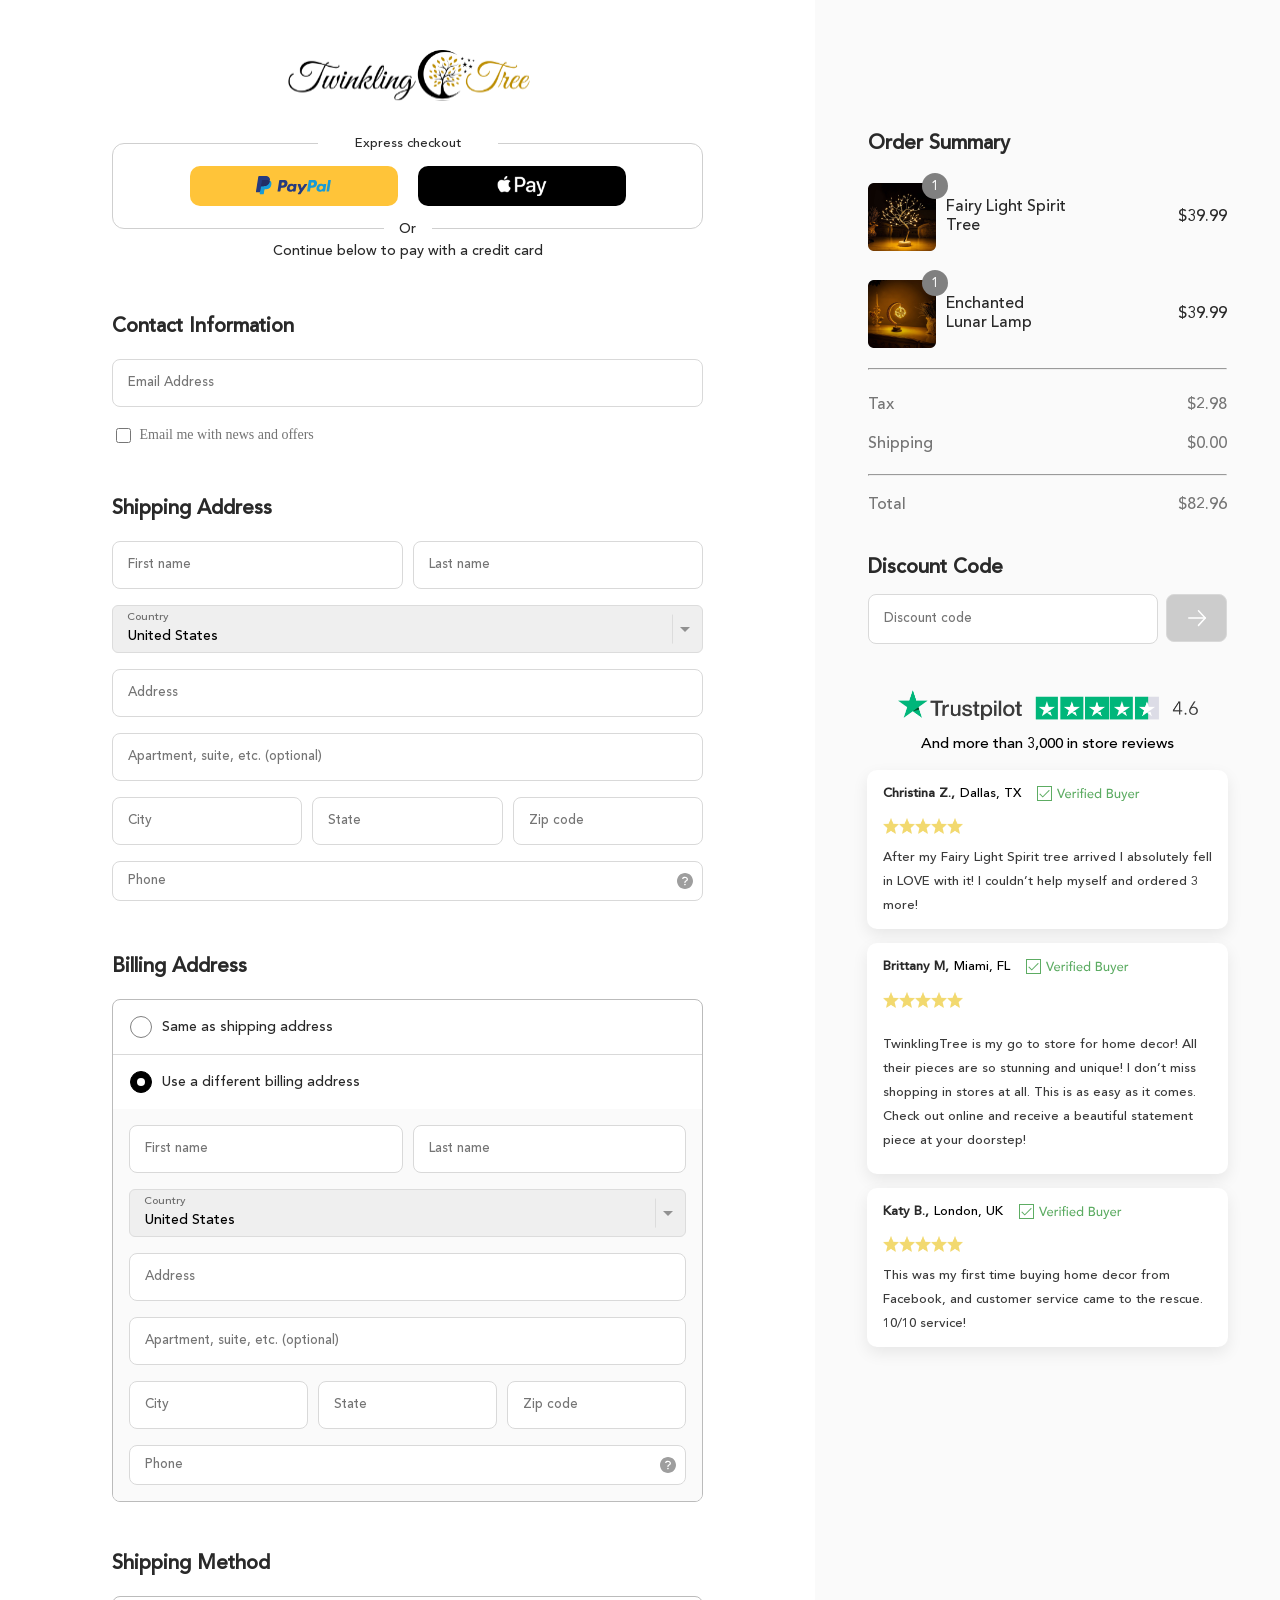
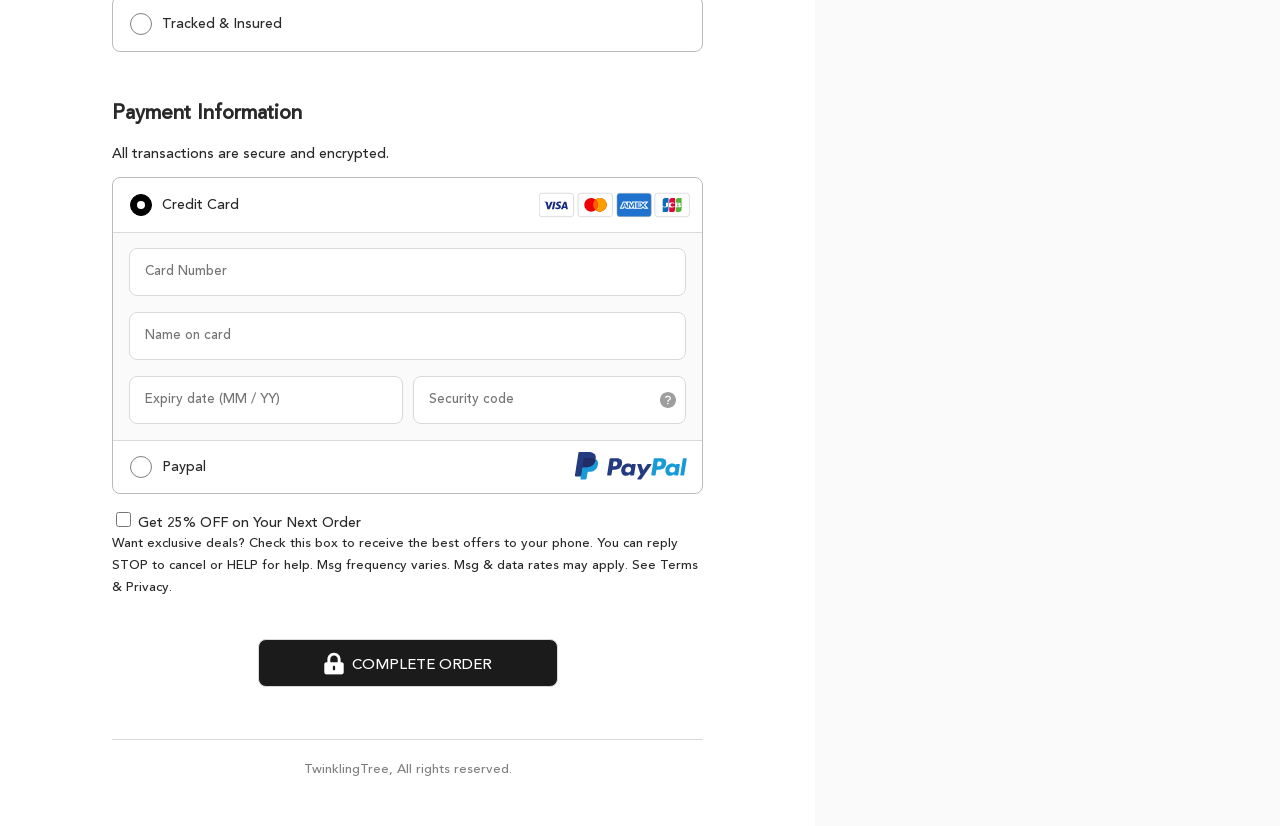
<file: index.html>
<html>
    <head>
        <title>Checkout</title>
        <link rel="stylesheet" href="style.css">
        <link href="https://fonts.cdnfonts.com" rel="stylesheet">
        <script type="text/javascript" src="main.js"></script>
        <meta name="viewport" content="width=device-width, initial-scale=1.0">
    </head>
        <body>
        <form id="checkoutForm">
        <div class="container">
            <div class="main-container">
                <div class="logo"><img class="logo-img" src="images/logo.svg"></div>

                <div class="exp">
                    <div class="exp-title"><span>Express checkout</span></div>
                    <div class="exp-checkout">
                        <button class="btn paypal"><img src="images/paypal-logo.svg"></button>
                        <button class="btn apple"><img src="images/applepay-logo.svg"></button>
                    </div>
                    <div class="divider"><span>Or</span></div>
                </div>

                <p class="continue">Continue below to pay with a credit card</p>
                <div class="section">
                    <p class="section-title">Contact Information</p>
                    <div class="field">
                        <input type="email" id="email" placeholder="Email Address">
                        <div class="error-text"></div>
                    </div>
                    <div class="subscribe">
                        <input type="checkbox" id="subscribe" name="subscribe" value="news&offers">
                        <label class="offers">Email me with news and offers</label>
                    </div>
                </div>

                <div class="section" style="margin-bottom: 54px;">
                    <p class="section-title">Shipping Address</p>

                    <div class="row">
                        <div class="field">
                            <input type="text" id="fname" placeholder="First name">
                            <div class="error-text"></div>
                        </div>
                        <div class="field">
                            <input type="text" id="lname" placeholder="Last name">
                            <div class="error-text"></div>
                        </div>
                    </div>

                    <div class="select-field">
                        <select required>
                          <option>United States</option>
                          <option>Philippines</option>
                        </select>
                        <label>Country</label>
                      </div>

                    <div class="field">
                        <input type="text" id="address" placeholder="Address" name="address">
                        <div class="error-text"></div>
                    </div>

                    <div class="field">
                        <input type="text" id="address1" placeholder="Apartment, suite, etc. (optional)" name="address1">
                        <div class="error-text"></div>
                    </div>

                    <div class="row">
                        <div class="field">
                            <div><input type="text" id="city" placeholder="City" name="city"></div>
                            <div class="error-text"></div>
                        </div>
                        <div class="field">
                            <div><input type="text" id="state" placeholder="State" name="state"></div>
                            <div class="error-text"></div>
                        </div>
                        <div class="field">
                            <div><input type="text" id="zip" placeholder="Zip code" name="zip"></div>
                            <div class="error-text"></div>
                        </div>
                    </div>
                    <div class="field-container">
                        <div>
                            <input type="text" id="phone" placeholder="Phone" name="phone"> 
                            <img src="images/question.svg">
                        </div>
                        <div class="error-text"></div>
                    </div>
                </div>

                <div class="section">
                    <p class="section-title">Billing Address</p>

                    <div class="billing">
                        <label class="radio-option border-bottom">
                            <input type="radio" name="billing" value="same">
                            <span class="custom-radio"></span>
                            <span class="radio-text">Same as shipping address</span>
                        </label>
                            
                        <label class="radio-option">
                            <input type="radio" name="billing" value="different" checked="checked">
                            <span class="custom-radio"></span>
                            <span class="radio-text">Use a different billing address</span>
                        </label>

                        <div id="diffFields" class="billing-fields">
                            <div class="row">
                                <div class="field">
                                    <input type="text" id="fname" placeholder="First name" name="fname">
                                    <div class="error-text"></div>
                                </div>
                                <div class="field">
                                    <input type="text" id="lname" placeholder="Last name" name="lname">
                                    <div class="error-text"></div>
                                </div>
                            </div>

                            <div class="select-field">
                                <select required>
                                  <option>United States</option>
                                  <option>Philippines</option>
                                </select>
                                <label>Country</label>
                            </div>

                            <div class="field">
                                <input type="text" id="address" placeholder="Address" name="address">
                                <div class="error-text"></div>
                            </div>
                            <div class="field">
                                <input type="text" id="address1" placeholder="Apartment, suite, etc. (optional)" name="address1">
                                <div class="error-text"></div>
                            </div>

                            <div class="row">
                                <div class="field">
                                    <input type="text" id="city" placeholder="City" name="city">
                                    <div class="error-text"></div>
                                </div>
                                <div class="field">
                                    <input type="text" id="state" placeholder="State" name="state">   
                                    <div class="error-text"></div>
                                </div>
                                <div class="field">
                                    <input type="text" id="zip" placeholder="Zip code" name="zip"> 
                                    <div class="error-text"></div>
                                </div>
                            </div>

                                <div class="field-container">
                                    <div>
                                        <input type="text" id="phone" placeholder="Phone" name="phone"> 
                                        <img src="images/question.svg">
                                    </div>
                                <div class="error-text"></div>
                            </div>

                        </div>
                    </div>
                </div>

                <div class="section section-shipping">
                    <p class="section-title">Shipping Method</p>
                    
                    <div class="shipping">
                        <label class="radio-option">
                            <input type="radio" name="shippingmethod" value="track">
                            <span class="custom-radio"></span>
                            <span class="radio-text">Tracked & Insured</span>
                        </label>
                    </div>
                </div>
            </div>

            <div class="payment-container">
                <div class="section section-payment">
                    <p class="section-title" style="margin-top: 0px;">Payment Information</p>
                    <p class="text-md">All transactions are secure and encrypted.</p>

                    <div class="payment">
                        <div class="option-payment">
                            <label class="radio-option">
                                <input type="radio" name="payment" value="credit" checked="checked">
                                <span class="custom-radio"></span>
                                <span class="radio-text">Credit Card</span>
                            </label>
                            <img src="images/cc.svg">
                        </div>

                        <div id="creditFields" class="credit-fields">
                            <div class="field">
                                <input type="text" id="creditNum" placeholder="Card Number" name="creditNum">
                                <div class="error-text"></div>
                            </div>
                            <div class="field">
                                <input type="text" id="creditName" placeholder="Name on card" name="creditName">
                                <div class="error-text"></div>
                            </div>

                            <div class="row">
                                <div class="field">
                                    <input type="text" id="creditExp" placeholder="Expiry date (MM / YY)" name="creditExp">
                                    <div class="error-text"></div>
                                </div>

                                <div class="field-container" style="margin-bottom: 0px;">
                                    <div>
                                        <input type="text" id="creditSec" placeholder="Security code" name="creditSec">
                                        <img src="images/question.svg">
                                    </div>
                                    <div class="error-text"></div>
                                </div>
                            </div>
                        </div>

                        <div class="option-paypal">
                            <label class="radio-option">
                                <input type="radio" name="payment" value="credit">
                                <span class="custom-radio"></span>
                                <span class="radio-text">Paypal</span>
                            </label>
                            <img src="images/paypal-logo.svg">
                        </div>

                        <div class="option-paypal-mob">
                            <label class="radio-option" style="padding-top: 17px; padding-bottom: 18px;">
                                <input type="radio" name="payment" value="paypal">
                                <span class="custom-radio"></span>
                                <img src="images/paypal-logo.svg" style="height: 24px;">
                            </label>
                        </div>
                    </div>

                    <div class="percentage-section">
                        <input type="checkbox" id="percentage" name="percentage" value="percentage">
                        <span class="custom-checkbox"></span>
                        <label class="text-md">Get 25% OFF on Your Next Order</label>
                    </div>
    
                    <span class="text-sm percentage-desc"> Want exclusive deals? Check this box to receive the best offers to your phone. You can reply STOP to cancel or HELP for help. Msg frequency varies. Msg & data rates may apply. See Terms & Privacy.</span>
                    
                    <div class="submit-section">
                        <button type="submit" class="complete">
                            <div style="display: flex; align-items: center; gap: 8px; justify-content: center;">
                                <img src="images/locked.svg">
                                <span class="completeText">COMPLETE ORDER</span>
                            </div>                        
                        </button>
                    </div>
                </div>
            </div>

            <div class="footer">
                <p>TwinklingTree, All rights reserved.</p>
            </div>                


            <div class="side-summary">
                <div class="order-toggle">
                    <span style="display: flex; align-items: center;"><img src="images/cart.svg"><span style="font-size: 14px; padding-left: 8px; color: #0A609B">Order Summary</span><span class="toggle-icon" style="padding-left: 10px;"><img src="images/arrow.svg"></span></span>
                    <span style="font-size: 16px; color: #323232;"><span style="padding-right: 13px; color: #9E9E9E; text-decoration: line-through;">$159.98</span>$82.96</span>
                </div>

                <div class="order-content">
                    <div class="section" style="margin-bottom: 0px;">
                        <div class="order-summary">
                            <p class="section-title-order order-title">Order Summary</p>
                            
                            <div>
                                <div class="item">
                                    <div class="item-info">
                                        <img class="item-img" src="images/item1.png">
                                        <span class="item-qty">1</span>
                                    </div>
                                    <div class="item-name"><p style="width: 120px;">Fairy Light Spirit Tree</p></div>
                                    <div class="item-price"><span>$79.99</span>$39.99</div>
                                </div>
                                <div class="item-last">
                                    <div class="item-info">
                                        <img class="item-img" src="images/item2.png">
                                        <span class="item-qty">1</span>
                                    </div>
                                    <div class="item-name"><p style="width: 122px;">Enchanted Lunar Lamp</p></div>
                                    <div class="item-price"><span>$79.99</span>$39.99</div>
                                </div>
                            </div>

                            <hr/>

                            <div class="tax-info">
                                <p>Tax</p>
                                <p>$2.98</p>
                            </div>

                            <div class="shipping-info">
                                <p>Shipping</p>
                                <p>$0.00</p>
                            </div>

                            <hr/>

                            <div class="total-info">
                                <p>Total</p>
                                <p class="item-price"><span>$159.98</span>$82.96</p>
                            </div>
                        </div>
                        <hr class="order-hr"/>
                    </div>
                </div>
             </div>

            <div class="side-discount">
                <div class="section-discount">
                    <div class="discount">
                        <p class="section-title-disc" style="margin-top: 0px;">Discount Code</p>
                        <div class="discount-info">
                            <input type="text" id="disc" placeholder="Discount code" name="disc">
                            <button class="btn-disc">
                                <svg width="24" height="27" viewBox="0 0 24 27" fill="none" xmlns="http://www.w3.org/2000/svg">
                                <path d="M3.75 13.0435H20.25" stroke="white" stroke-width="1.5" stroke-linecap="round" stroke-linejoin="round"/>
                                <path d="M13.5 5.70654L20.25 13.0435L13.5 20.3805" stroke="white" stroke-width="1.5" stroke-linecap="round" stroke-linejoin="round"/>
                                </svg>
                            </button>
                        </div>
                    </div>
                </div>
            </div>

            <div class="side-reviews">
                <div class="section-reviews">
                    <div class="reviews">
                        <h3 class="section-title-trust text-xl text-center" style="margin: 0px; padding-block: 21px;">What Happy Customers are Saying</h3>
                        <div class="trust-header">
                        <div class="trust-row">
                            <img class="trust-img" src="images/trustpilot.png">
                        </div>
                    
                        <p class="store-reviews">And more than 3,000 in store reviews</p>
                    
                        </div>
                    
                    
                        <div class="review-card">
                        <div class="review-head">
                            <b>Christina Z.,</b>
                            <span class="location">Dallas, TX</span>
                            <span class="verified"><img src="images/verified.svg"></span>
                        </div>
                    
                        <div class="stars"><img src="images/stars.svg"></div>
                    
                        <p class="review-desc">
                            After my Fairy Light Spirit tree arrived I absolutely fell in LOVE with it!
                            I couldn’t help myself and ordered 3 more!
                        </p>
                        </div>
                    
                    
                        <div class="review-card">
                        <div class="review-head" style="margin-bottom: 17px;">
                            <b>Brittany M,</b>
                            <span class="location">Miami, FL</span>
                            <span class="verified"><img src="images/verified.svg"></span>
                        </div>
                    
                        <div class="stars"><img src="images/stars.svg"></div>
                    
                        <p class="review-desc-2nd">
                            TwinklingTree is my go to store for home decor! All their pieces are so
                            stunning and unique! I don’t miss shopping in stores at all. This is as
                            easy as it comes. Check out online and receive a beautiful statement
                            piece at your doorstep!
                        </p>
                        </div>
                    
                    
                        <div class="review-card">
                        <div class="review-head">
                            <b>Katy B.,</b>
                            <span class="location">London, UK</span>
                            <span class="verified"><img src="images/verified.svg"></span>
                        </div>
                    
                        <div class="stars"><img src="images/stars.svg"></div>
                    
                        <p class="review-desc">
                            This was my first time buying home decor from Facebook, and customer
                            service came to the rescue. 10/10 service!
                        </p>
                        </div>
                    </div>
                </div>
            </div>  
        </div>
        </form>
    </body>
</html>
</file>
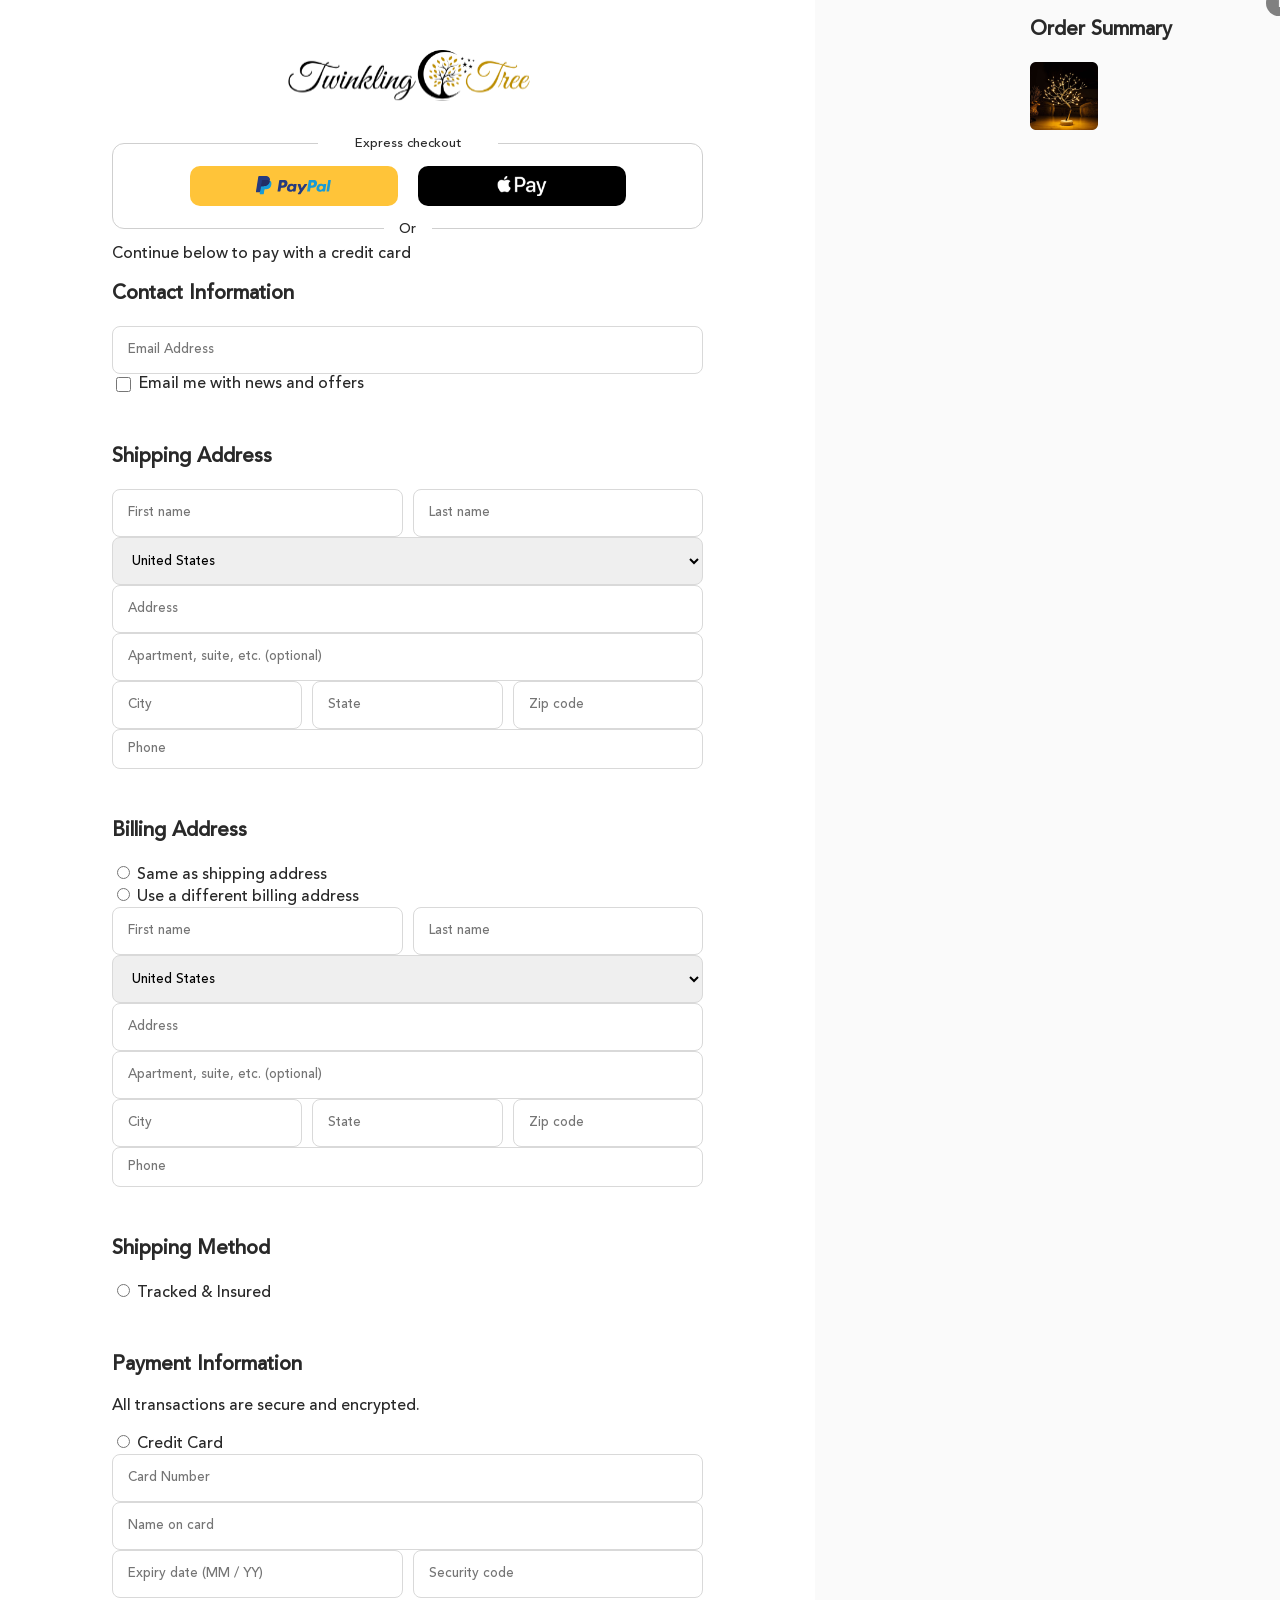
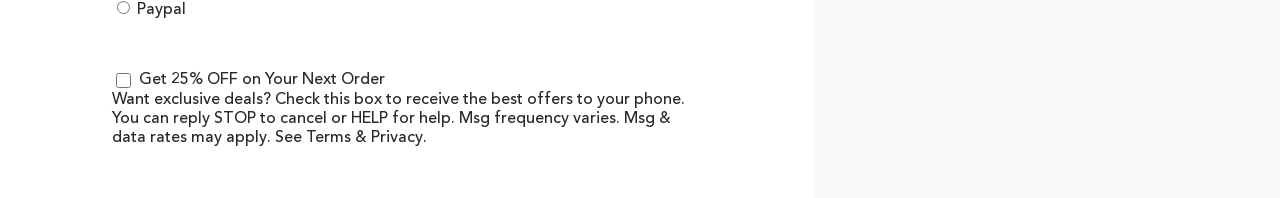
<file: checkout.html>
<html>
    <head>
        <title>Checkout</title>
        <link rel="stylesheet" href="style.css">
        <link href="https://fonts.cdnfonts.com" rel="stylesheet">
    </head>

    <body>
        <div class="container">
            <div class="main-container">
                <div class="logo"><img src="images/logo.svg"></div>

                <div class="exp">
                    <div class="exp-title"><span>Express checkout</span></div>
                    <div class="exp-checkout">
                        <button class="btn paypal"><img src="images/paypal-logo.svg"></button>
                        <button class="btn apple"><img src="images/applepay-logo.svg"></button>
                    </div>
                    <div class="divider"><span>Or</span></div>
                </div>

                <p>Continue below to pay with a credit card</p>
                <div class="section">
                    <p class="section-title">Contact Information</p>
                    <input type="email" id="email" placeholder="Email Address" name="email">
                    <div class="checkbox">
                        <input type="checkbox" id="subscribe" name="subscribe" value="news&offers">
                        <label>Email me with news and offers</label>
                    </div>
                </div>

                <div class="section">
                    <p class="section-title">Shipping Address</p>

                    <div class="row">
                        <div><input type="text" id="fname" placeholder="First name" name="fname"></div>
                        <div><input type="text" id="lname" placeholder="Last name" name="lname"></div>
                    </div>

                    <select id="country" name="country" class="country-select">
                        <option value="us">United States</option>
                        <option value="ca">Canada</option>
                        <option value="fr">France</option>
                    </select>

                    <input type="text" id="address" placeholder="Address" name="address">
                    <input type="text" id="address1" placeholder="Apartment, suite, etc. (optional)" name="address1">

                    <div class="row">
                        <div><input type="text" id="city" placeholder="City" name="city"></div>
                        <div><input type="text" id="state" placeholder="State" name="state"></div>
                        <div><input type="text" id="zip" placeholder="Zip code" name="zip"></div>
                    </div>

                    <input type="text" id="phone" placeholder="Phone" name="phone">
                </div>

                <div class="section">
                    <p class="section-title">Billing Address</p>

                    <div class="radio">
                        <input type="radio" id="sbilling"> Same as shipping address
                    </div>
                    <div class="radio">
                        <input type="radio" id="dbilling"> Use a different billing address
                    </div>

                    <div class="row">
                        <div><input type="text" id="fname" placeholder="First name" name="fname"></div>
                        <div><input type="text" id="lname" placeholder="Last name" name="lname"></div>
                    </div>

                    <select id="country" name="country" class="country-select">
                        <option value="us">United States</option>
                        <option value="ca">Canada</option>
                        <option value="fr">France</option>
                    </select>

                    <input type="text" id="address" placeholder="Address" name="address">
                    <input type="text" id="address1" placeholder="Apartment, suite, etc. (optional)" name="address1">

                    <div class="row">
                        <div><input type="text" id="city" placeholder="City" name="city"></div>
                        <div><input type="text" id="state" placeholder="State" name="state"></div>
                        <div><input type="text" id="zip" placeholder="Zip code" name="zip"></div>
                    </div>

                    <input type="text" id="phone" placeholder="Phone" name="phone">
                </div>

                <div class="section">
                    <p class="section-title">Shipping Method</p>
                    <div class="radio">
                        <input type="radio" id="shippingmethod"> Tracked & Insured
                    </div>
                </div>


                <div class="section">
                    <p class="section-title">Payment Information</p>
                    <p class="section-sub-title">All transactions are secure and encrypted.</p>

                    <div class="radio">
                        <input type="radio" id="dbilling"> Credit Card
                    </div>

                    <input type="text" id="creditNum" placeholder="Card Number" name="creditNum">
                    <input type="text" id="creditName" placeholder="Name on card" name="creditName">

                    <div class="row">
                        <div><input type="text" id="creditExp" placeholder="Expiry date (MM / YY)" name="creditExp"></div>
                        <div><input type="text" id="creditSec" placeholder="Security code" name="creditSec"></div>
                    </div>

                    <div class="radio">
                        <input type="radio" id="paypal"> Paypal
                    </div>
                </div>
                <div class="checkbox">
                    <input type="checkbox" id="subscribe" name="subscribe" value="news&offers">
                    <label>Get 25% OFF on Your Next Order</label>
                </div>
                <span> Want exclusive deals? Check this box to receive the best offers to your phone. You can reply STOP to cancel or HELP for help. Msg frequency varies. Msg & data rates may apply. See Terms & Privacy.</span>
            </div>


            <div class="sub-container">
                <div class="section">
                    <p class="section-title">Order Summary</p>
                    
                    <div>
                        <div class="item">
                            <div class="iten-info">
                                <img class="item-img" src="images/item1.png">
                                <span class="item-qty">1</span>
                            </div>
                        </div>
                    </div>
                <div> 
            </div>          
        </div>
    </body>
</html>
</file>
<file: style.css>
@font-face {
    font-family: 'Avenir LT Pro';
    src: url('fonts/AvenirLTPro-Medium.woff2') format('woff2'),
        url('fonts/AvenirLTPro-Medium.woff') format('woff');
    font-weight: 500;
    font-style: normal;
    font-display: swap;
}

body {
    font-family: "Avenir LT Pro", Helvetica, Arial, sans-serif;
    margin: 0px;
    color: #292929;
    overflow-x: hidden;
}

.text-sm {
    font-size: 13px;
    font-weight: 400;
    font-style: normal;
}

.text-md {
    font-size: 14px;
}

.text-lg {
    font-size: 16px;
}

.text-xl {
    font-size: 17px;
}

.text-center {
    text-align: center;
}

hr {
    color: #D9D9D9;
    margin: 0px;
}

.container {
    display: grid;
    grid-template-areas:
      "main main sidesummary"
      "main main sidediscount"
      "main main sidereviews"
      "main main sidereviews"
      "payment payment sidereviews"
      "footer footer sidereviews";
  
    grid-template-rows: 
      556px
      134px
      auto
      auto
      auto;
    max-width: 1366px;
    margin: 0 auto;
    width: 100%;
    background: #FAFAFA;
}

.main-container {
    grid-area: main;
    max-width: 591px;
    background: #fff;
    padding: 50px 112px;
}


.footer {
    grid-area: footer;
    padding: 22px 22px 42px 22px;
    display: flex;
    justify-content: center;
    align-items: center;
    background: #fff;
}

.footer p{
    height: 22px;
    font-size: 13px;
    color: #808080;
    margin: 0px;
}

.payment-container {
    grid-area: payment;
    max-width: 591px;
    background: #fff;
    padding: 0px 112px 0px 112px;
}

#checkoutForm {
    min-width: 591px;
    margin: 0px;
    background-color: #ffffff;
}

.logo {
    justify-self: center;
    text-align: center;
    padding-top: 0px;
    padding-bottom: 42px;
}

.logo-img {
    width: 252px;
}

.exp {
    border: 1px solid #cfcfcf;
    border-radius: 12px;
    padding: 0 51px;
    position: relative;
    background: #fff;
}

.exp-title {
    width: 160px;
    position: absolute;
    top: -18px;
    left: 50%;
    transform: translateX(-50%);
    text-align: center;
    background-color: #fff;
    padding: 10px;
    z-index: 2;
}

.exp-title span {
    font-size: 13px;
    background: #fff;
    padding: 0 14px;
    position: relative;
}

.exp-checkout {
    display: flex;
    justify-content: center;
    gap: 20px;
    margin: 17px 25px;
}

.divider {
    width: 48px;
    position: absolute;
    bottom: -15px;
    left: 50%;
    transform: translateX(-50%);
    text-align: center;
    background-color: #fff;
    padding: 5px 0px;
    z-index: 2;
}

.divider span {
    font-size: 14px;
    background: #fff;
    padding: 0 12px;
    position: relative;
}

.btn {
    width: 208px;
    height: 40px;
    border-radius: 10px;
    border: none;
    display: flex;
    align-items: center;
    justify-content: center;
}

.paypal {
    padding: 0px;
    margin: 5px 0;
    background: #FFC439;
    z-index: 2;
}

.apple {
    padding: 0px;
    margin: 5px 0;
    background: #000;
    z-index: 2;
}

.continue {
    text-align: center;
    font-size: 14px;
    color: #292929;
    height: 22px;
    margin-bottom: 50px;
}

.completeText {
    text-align: center;
    font-size: 15px;
    color: #FFF;
    padding-top: 5px;
}

.section {
    margin-bottom: 50px;
}

.section-shipping {
    margin-bottom: 0px;
}

.section-payment {
    margin-bottom: 0px;
    border-bottom: 1px solid #D9D9D9;
}

.section-title {
    font-size: 20px;
    font-weight: 600;
    color: #292929;
    height: 28px;
    margin-top: 18px;
    margin-bottom: 16px;
}

.section-title-order {
    font-size: 20px;
    font-weight: 600;
    color: #292929;
    height: 28px;
    margin-top: 0px;
    margin-bottom: 22px;
}

.section-title-disc {
    font-size: 20px;
    font-weight: 600;
    color: #292929;
    height: 18px;
    margin-block: 20px;
}

.section-title-trust {
    display: none;
}

input,
select,
button {
    font-family: "Avenir LT Pro";
    padding: 10px 15px;
    border: 1px solid #D9D9D9;
    border-radius: 8px;
}

input[type="text"],
input[type="email"],
input[type="tel"],
select {
    width: 100%;
    height: 48px;
}

.select-field {
    position: relative;
    width: 100%;
    margin-bottom: 16px;
}

.select-field select {
    width: 100%;
    padding: 20px 40px 6px 15px;
    font-size: 14px;
    border: 1px solid #dcdcdc;
    border-radius: 6px;
    appearance: none;
    background-image: url("data:image/svg+xml;utf8,<svg width='10' height='10' viewBox='0 0 10 10' xmlns='http://www.w3.org/2000/svg'><path d='M0 3H10L5 8Z' fill='%23919191'/></svg>");
    background-repeat: no-repeat;
    background-position: right 12px center;
}

.select-field label {
    position: absolute;
    left: 15px;
    top: 50%;
    font-size: 14px;
    color: #6b6b6b;
    pointer-events: none;
    transition: all 0.2s ease;
}

.select-field select:valid + label,
.select-field select:focus + label {
    top: 6px;
    font-size: 11px;
    color: #6b6b6b;
}

.select-field::before {
    content: "";
    position: absolute;
    right: 30px;
    top: 50%;
    transform: translateY(-50%);
    height: 60%;
    width: 1px;
    background: #dcdcdc;
}


input[type="checkbox"] {
    width: 15px;
    height: 15px;
    accent-color: #1B1B1B;
    cursor: pointer;
}

input[type="radio"] {
    accent-color: black;
}

.field {
    display: flex;
    flex-direction: column;
    margin-bottom: 16px;
}

.field-container > div {
    position: relative;
}
  
#phone {
    width: 100%;
    padding-right: 35px;
    height: 40px;
}
  
.field-container img {
    position: absolute;
    right: 10px;
    top: 50%;
    transform: translateY(-50%);
    width: 16px;
    height: 16px;
    pointer-events: none;
}

.error-text {
    color: #d93025;
    font-size: 12px;
    margin-top: 4px;
    height: 20px;
    display: none;
}

input.error {
    border: 1px solid #d93025;
}

.checkbox {
    display: flex;
    align-items: center;
}

.checkbox label {
    padding-left: 5px;
}

.offers {
    font-family: 'Abel';
    font-size: 14px;
    color: #737373;
    padding-left: 5.5px;
}

.row {
    display: flex;
    gap: 10px;
    flex-wrap: wrap;
}

.row div {
    flex: 1;
    min-width: 120px;
}

.shipping {
    border: 1px solid #BBBBBB;
    border-radius: 8px;
    overflow: hidden;
    background: white;
}

.billing {
    border: 1px solid #BBBBBB;
    border-radius: 8px;
    overflow: hidden;
    background: white;
}

.option-payment {
    display: flex;
    justify-content: space-between;
    border-bottom: 1px solid #D9D9D9;
}

.option-payment img {
    padding: 11px 12px;
}

.option-paypal {
    display: flex;
    height: 52px;
    justify-content: space-between;
}

.option-paypal img{
    padding: 11px 12px;
}

.option-paypal-mob {
    display: none;
}

.radio-option {
    display: flex;
    align-items: center;
    gap: 10px;
    padding: 16px 17px;
    cursor: pointer;
}

.radio-option:last-child {
    border-bottom: none;
}

.radio-option input {
    display: none;
}

.border-bottom {
    border-bottom: 1px solid #D9D9D9;
}

.custom-radio {
    width: 20px;
    height: 20px;
    border: 1px solid #808080;
    border-radius: 50%;
    position: relative;
    background: #fff;
    flex-shrink: 0;
}

.radio-option input:checked+.custom-radio {
    border-color: #000;
    background: #000;
}

.radio-option input:checked+.custom-radio::after {
    content: "";
    width: 8px;
    height: 8px;
    background: #fff;
    border-radius: 50%;
    position: absolute;
    top: 50%;
    left: 50%;
    transform: translate(-50%, -50%);
}

.radio-text {
    font-size: 14px;
    color: #292929;
}

.billing-fields {
    display: block;
    padding: 16px;
    background-color: #FAFAFA;
}

.payment {
    border: 1px solid #BBBBBB;
    border-radius: 8px;
    overflow: hidden;
    background: white;
}

.credit-fields {
    display: block;
    padding: 15px 16px 0px 16px;
    background-color: #FAFAFA;
    border-bottom: 1px solid #D9D9D9;
}

.percentage-desc {
    padding-bottom: 8px;
    line-height: 22px;
}

.percentage-section {
    padding-top: 15px;
}

.submit-section {
    display:flex;
    justify-self: center;
    padding: 40px 30px 52px 30px;
    justify-content: center;
}

.complete {
    background-color: #1B1B1B;
    color: white;
    width: 300px;
    height: 48px;
}

.side-summary {
    grid-area: sidesummary;
    background-color: #FAFAFA;;
}

.side-discount {
    grid-area: sidediscount;
    background-color: #FAFAFA;;
}

.side-reviews {
    grid-area: sidereviews;
    background-color: #FAFAFA;;
}

.order-summary {
    background: #FAFAFA;
    padding: 132px 53px 50px 53px;
}

.item {
    display: flex;
    align-items: center;
    margin-bottom: 27px;
}

.item-last{
    display: flex;
    align-items: center;
    margin-bottom: 19px;
}

.item-info {
    position: relative;
}

.item-img {
    width: 68px;
    height: 68px;
}

.item-qty {
    position: absolute;
    font-size: 14px;
    top: -10px;
    right: -12px;
    color: #fff;
    height: 16px;
    width: 16px;
    background-color: #808080;
    padding: 5px 1px 5px 9px;
    border-radius: 50%;
}

.item-name {
    flex: 1;
    padding-left: 10px;
    font-size: 16px;
}

.item-price span {
    display: none;
}

.tax-info {
    display: flex;
    justify-content: space-between;
    color: #757575;
    font-size: 16px;
    padding-block: 0px;
}

.tax-info p{
    margin-top: 26px; 
    margin-bottom: 0px;
    height: 14px;
}

.shipping-info {
    display: flex;
    justify-content: space-between;
    color: #757575;
    font-size: 16px;
}

.shipping-info p{
    margin-block: 25px; 
    height: 14px;
}

.total-info {
    display: flex;
    justify-content: space-between;
    color: #757575;
    font-size: 16px;
}

.total-info p{
    margin-top: 20px;
    margin-bottom: 0px;
    height: 14px;
}


.discount-info {
    display: flex;
    gap: 8px;
}

.btn-disc {
    width: 61px;
    height: 48px;
    background-color: #CCCCCC;
}

#disc {
    flex: 1;
    height: 50px;
}

.reviews {
    background: #FAFAFA;
    padding: 0px 15px 15px 15px;
    margin: 0 37px;
}

.discount {
    padding: 0px 53px 0px 53px;
}

.trust-row {
    display: flex;
    align-items: center;
    justify-content: center;
    gap: 8px;
}

.trust-img {
    width: 300px;
    height: 30px;
    margin-bottom: 16px;
}

.trust-star {
    color: #00B67A;
    font-size: 22px;
}

.trust-text {
    font-weight: 600;
    font-size: 18px;
}

.star-boxes {
    display: flex;
    gap: 3px;
    margin-left: 6px;
}

.box {
    width: 20px;
    height: 20px;
    background: #00b67a;
    color: #fff;
    font-size: 13px;
    display: flex;
    align-items: center;
    justify-content: center;
    border-radius: 2px;
}

.box.half {
    background: linear-gradient(to right,
            #00b67a 50%,
            #dcdcdc 50%);
}

.score {
    font-weight: 600;
    margin-left: 5px;
}

.store-reviews {
    text-align: center;
    font-size: 15px;
    color: #000000;
    margin: 0px 0px 16px 0px;
}

.review-card {
    background: #fff;
    padding: 16px 16px 7px 16px;
    border-radius: 10px;
    margin-top: 14px;
    box-shadow: 0 6px 16px rgba(0, 0, 0, 0.08);
}

.review-head {
    display: inline-flex;
    align-items: center;
    font-size: 13px;
    margin-bottom: 16px;
}

.location {
    color: #000;
    margin-left: 5px;
}

.verified {
    margin-left: 16px;
}

.verified img {
    width: 103px;
    height: 16px;
}

.stars {
    color: #f6c343;
    font-size: 16px;
    margin-bottom: 6px;
}

.review-desc{
    font-size: 13px;
    color: #3A3A3A;
    line-height: 24px;
    margin-top: 4px;
    margin-bottom: 4px;
}

.review-desc-2nd {
    font-size: 13px;
    color: #3A3A3A;
    line-height: 24px;
    margin-top: 19px;
    margin-bottom: 14px;
}

.order-toggle {
    display: none;
    justify-content: space-between;
    align-items: center;
    padding: 14px 20px;
    border-bottom: 1px solid #ddd;
    cursor: pointer;
    background: #fafafa;
}

.order-hr {
    display: none;
}

.order-title {
    display: flex;
}

.toggle-icon {
    display: inline-flex;
    align-items: center;
    justify-content: center;
    transition: transform 0.25s ease;
    transform-origin: center;
    transform-box: fill-box;
}

.order-content {
    display: block;
}

.subscribe {
    display: flex;
    height: 24px;
    align-items: center;
}

@media screen and (max-width: 600px) {
    .container {
        display: grid;
        grid-template-areas:
            "sidesummary"
            "main"
            "sidediscount"
            "payment"
            "sidereviews"
            "footer";
        grid-template-rows: 
        auto
        auto
        auto
        auto
        auto
        auto;
        background: #fff;
    }

    .main-container {
        grid-area: main;
        background: #fff;
        padding: 26px 16px 0px 16px;
    }

    .footer {
        grid-area: footer;
        background: #fff;
        padding: 22px 22px 42px 22px;
    }

    .footer p{
        height: 22px;
        font-size: 13px;
        color: #808080;
    }

    #checkoutForm {
        min-width: 100%;
        margin: 0;
        box-sizing: border-box;
    }


    .logo {
        justify-self: center;
        text-align: center;
        padding-top: 0px;
        padding-bottom: 36px;
    }

    .logo-img {
        width: 215px;
    }

    .side-summary {
        width: 100%;
    }

    .side-reviews {
        width: 100%;
    }

    .side-discount {
        width: 100%;
        margin-bottom: 39px;
    }

    .order-toggle {
        display: flex;
    }

    .order-hr {
        display: block;
    }

    .order-title {
        display: none;
    }

    .order-content {
        display: none;
    }

    .subscribe {
        display: none;
    }

    .side-summary.active .order-content {
        display: block;
    }

    .side-summary.active .toggle-icon {
        transform: rotate(180deg);
    }

    .order-summary {
        background: #FAFAFA;
        padding: 23px 17px;
    }

    .item {
        display: flex;
        align-items: center;
        margin-bottom: 23px;
        font-size: 16px;
    }

    .item-last{
        display: flex;
        align-items: center;
        margin-bottom: 29px;
    }

    .item-price span {
        display: inline;
        padding-right: 13px;
        color: #9E9E9E;
        text-decoration: line-through;
    }    

    .tax-info {
        display: flex;
        justify-content: space-between;
        color: #757575;
        font-size: 16px;
        padding-block: 0px;
    }
    
    .tax-info p{
        margin-top: 24px; 
        margin-bottom: 0px;
        height: 14px;
    }
    
    .shipping-info {
        display: flex;
        justify-content: space-between;
        color: #757575;
        font-size: 16px;
    }
    
    .shipping-info p{
        margin-top: 20px; 
        margin-bottom: 24px;
        height: 14px;
    }
    
    .total-info {
        display: flex;
        justify-content: space-between;
        color: #757575;
        font-size: 16px;
    }
    
    .total-info p{
        margin-top: 24px;
        margin-bottom: 0px;
        height: 14px;
    }

    .reviews {
        background: #F7F7F7;
        padding: 7px 15px;
        margin: 0 17px;
    }

    #disc {
        flex: 1;
        height: 46px;
    }

    .discount {
        padding: 0px 17px 0px 17px;
    }
    
    .radio-option {
        display: flex;
        align-items: center;
        gap: 12px;
        padding: 13px 12px;
        cursor: pointer;
    }
    
    .radio-option:last-child {
        border-bottom: none;
    }
    
    .option-paypal {
        display: none;
    }
    
    .option-paypal-mob {
        display: block;
    }

    .trust-img {
        width: 295px;
        height: 30px;
        margin-bottom: 27px;
    }

    .payment-container {
        padding-inline: 17px;
    }

    .exp {
        width: 100%;
        padding: 0;
        justify-items: center;
    }

    .exp-title {
        width: 160px;
        height: 22px;
        padding: 10px 0px;
    }

    .exp-checkout {
        flex-direction: column;
        gap: 0px;
        align-items: center;
        margin: 15px 25px;
    }

    .billing-fields {
        display: block;
        padding: 16px 16px 9px 16px;
        background-color: #FAFAFA;
    }

    .credit-fields {
        display: block;
        padding: 18px 16px 18px 16px;
        background-color: #FAFAFA;
        border-bottom: 1px solid #D9D9D9;
    }    

    .percentage-desc {
        height: 88px;
        line-height: 22px;
    }

    .percentage-section {
        padding-top: 20px;
    }
    
    .submit-section {
        display:flex;
        justify-self: center;
        padding: 30px 30px 44px 30px;
        justify-content: center;
        border-bottom: 0px;
    }

    .complete {
        background-color: #1B1B1B;
        color: white;
        width: 300px;
    }

    .row {
        flex-direction: column;
        gap: 0px;
    }

    .btn {
        width: 196px;
        height: 40px;
    }

    .continue {
        text-align: center;
        font-size: 14px;
        color: #292929;
        height: 22px;
        margin-bottom: 37px;
    }

    .section-discount {
        margin-bottom: 0px;
    }

    .section-shipping {
        margin-bottom: 44px;
    }

    .section-payment {
        margin-bottom: 0px;
        border-bottom: 0px;
    }

    .section-title {
        font-size: 17px;
        color: #292929;
        margin-top: 15px;
        height: 18px;
        margin-bottom: 25px;
        margin-left: 1px;
        letter-spacing: 0%;
        font-weight: 800;
        line-height: 28px;
        letter-spacing: 0;
    }
    
    .section-title-order {
        font-size: 17px;
        font-weight: 600;
        color: #292929;
        margin-top: 15px;
        margin-bottom: 26px;
    }

    .section-title-disc {
        font-size: 17px;
        font-weight: 800;
        color: #292929;
        height: 18px;
        margin-bottom: 25px;
    }

    .section-title-trust {
        display: block;
    }

    input,
    select,
    button {
        font-family: "Avenir LT Pro";
        padding: 10px;
        border: 1px solid #D9D9D9;
        border-radius: 8px;
    }

    input[type="text"],
    input[type="email"],
    input[type="tel"],
    select {
        width: 100%;
        height: 46px;
    }

    .field {
        display: flex;
        flex-direction: column;
        margin-bottom: 10px;
    }

    .review-card {
        background: #fff;
        padding: 16px;
        border-radius: 10px;
        margin-top: 16px;
        box-shadow: 0 6px 16px rgba(0, 0, 0, 0.08);
    }

    .review-card p {
        font-size: 13px;
        color: #3A3A3A;
        line-height: 24px;
        margin-top: 4px;
    }

    .review-desc-2nd {
        margin-top: 16px;
        margin-bottom: 14px;
        line-height: 24px;
    }
}
</file>
